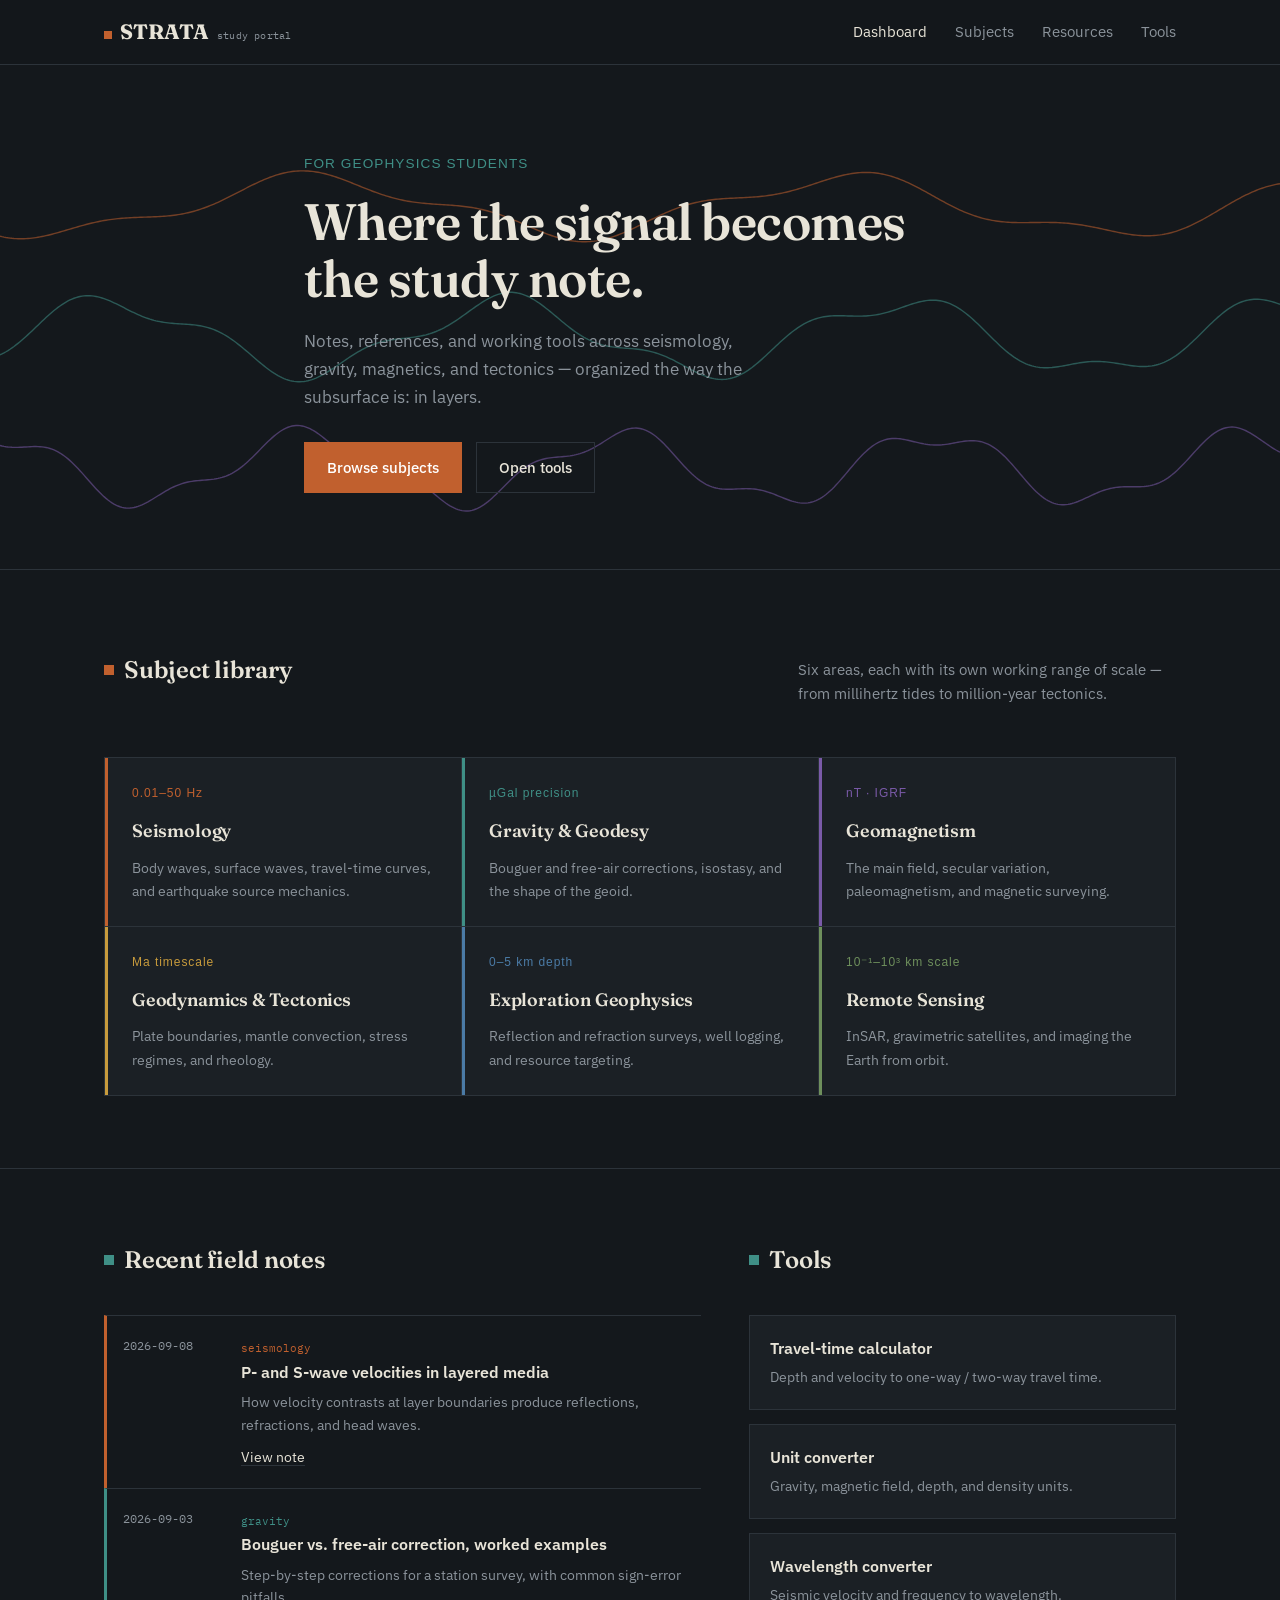
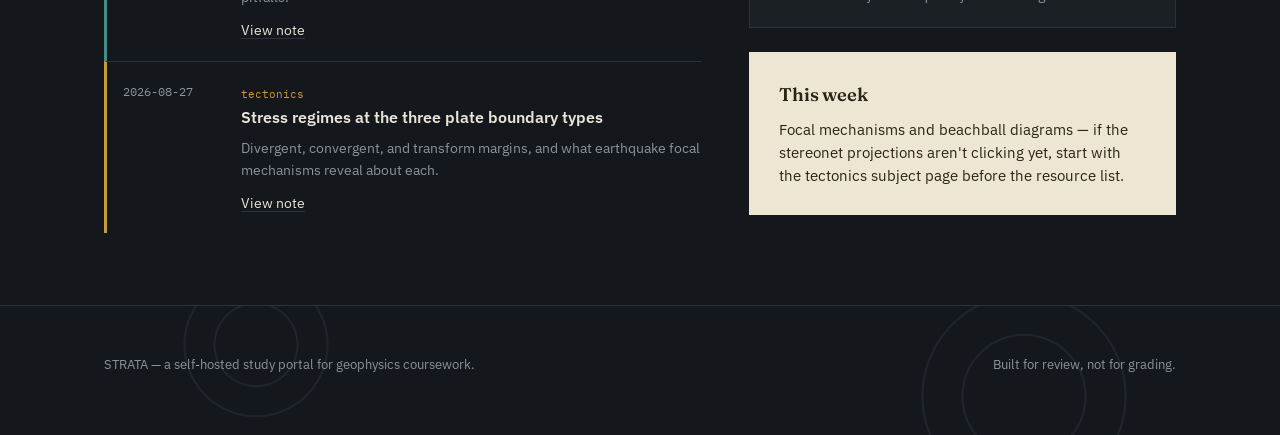
<file: index.html>
<!DOCTYPE html>
<html lang="en">
<head>
<meta charset="UTF-8">
<meta name="viewport" content="width=device-width, initial-scale=1.0">
<title>STRATA — a geophysics study portal</title>
<link rel="stylesheet" href="styles.css">
</head>
<body>

<nav class="site-nav">
  <div class="wrap">
    <a href="index.html" class="wordmark"><span class="tick"></span>STRATA <small>study portal</small></a>
    <button class="nav-toggle" aria-label="Toggle menu" aria-expanded="false">☰</button>
    <ul class="nav-links">
      <li><a href="index.html" class="active">Dashboard</a></li>
      <li><a href="subjects.html">Subjects</a></li>
      <li><a href="resources.html">Resources</a></li>
      <li><a href="tools.html">Tools</a></li>
    </ul>
  </div>
</nav>

<header class="hero">
  <canvas id="hero-trace"></canvas>
  <div class="hero-inner">
    <div class="wrap">
      <div class="hero-eyebrow">for geophysics students</div>
      <h1>Where the signal becomes the study note.</h1>
      <p>Notes, references, and working tools across seismology, gravity, magnetics, and tectonics — organized the way the subsurface is: in layers.</p>
      <div class="hero-actions">
        <a href="subjects.html" class="btn btn-primary">Browse subjects</a>
        <a href="tools.html" class="btn btn-ghost">Open tools</a>
      </div>
    </div>
  </div>
</header>

<section class="section">
  <div class="wrap">
    <div class="section-head">
      <h2 class="section-label"><span class="tick" style="background:var(--rust)"></span>Subject library</h2>
      <p class="section-note">Six areas, each with its own working range of scale — from millihertz tides to million-year tectonics.</p>
    </div>
    <div class="subject-grid">

      <a href="subjects.html#seismology" class="subject-card" style="--card-color: var(--rust)">
        <span class="range">0.01–50 Hz</span>
        <h3>Seismology</h3>
        <p>Body waves, surface waves, travel-time curves, and earthquake source mechanics.</p>
      </a>

      <a href="subjects.html#gravity" class="subject-card" style="--card-color: var(--teal)">
        <span class="range">µGal precision</span>
        <h3>Gravity &amp; Geodesy</h3>
        <p>Bouguer and free-air corrections, isostasy, and the shape of the geoid.</p>
      </a>

      <a href="subjects.html#magnetism" class="subject-card" style="--card-color: var(--violet)">
        <span class="range">nT · IGRF</span>
        <h3>Geomagnetism</h3>
        <p>The main field, secular variation, paleomagnetism, and magnetic surveying.</p>
      </a>

      <a href="subjects.html#tectonics" class="subject-card" style="--card-color: var(--ochre)">
        <span class="range">Ma timescale</span>
        <h3>Geodynamics &amp; Tectonics</h3>
        <p>Plate boundaries, mantle convection, stress regimes, and rheology.</p>
      </a>

      <a href="subjects.html#exploration" class="subject-card" style="--card-color: var(--blue)">
        <span class="range">0–5 km depth</span>
        <h3>Exploration Geophysics</h3>
        <p>Reflection and refraction surveys, well logging, and resource targeting.</p>
      </a>

      <a href="subjects.html#remote-sensing" class="subject-card" style="--card-color: var(--sage)">
        <span class="range">10⁻¹–10³ km scale</span>
        <h3>Remote Sensing</h3>
        <p>InSAR, gravimetric satellites, and imaging the Earth from orbit.</p>
      </a>

    </div>
  </div>
</section>

<section class="section">
  <div class="wrap two-col">
    <div>
      <div class="section-head">
        <h2 class="section-label"><span class="tick"></span>Recent field notes</h2>
      </div>
      <ul class="log-list">
        <li class="log-entry" style="--entry-color: var(--rust)">
          <span class="log-date">2026-09-08</span>
          <div class="log-body">
            <span class="tag" style="color:var(--rust)">seismology</span>
            <h4>P- and S-wave velocities in layered media</h4>
            <p>How velocity contrasts at layer boundaries produce reflections, refractions, and head waves.</p>
            <a href="note.html" class="log-link">View note</a>
          </div>
        </li>
        <li class="log-entry" style="--entry-color: var(--teal)">
          <span class="log-date">2026-09-03</span>
          <div class="log-body">
            <span class="tag" style="color:var(--teal)">gravity</span>
            <h4>Bouguer vs. free-air correction, worked examples</h4>
            <p>Step-by-step corrections for a station survey, with common sign-error pitfalls.</p>
            <a href="resources.html" class="log-link">View note</a>
          </div>
        </li>
        <li class="log-entry" style="--entry-color: var(--ochre)">
          <span class="log-date">2026-08-27</span>
          <div class="log-body">
            <span class="tag" style="color:var(--ochre)">tectonics</span>
            <h4>Stress regimes at the three plate boundary types</h4>
            <p>Divergent, convergent, and transform margins, and what earthquake focal mechanisms reveal about each.</p>
            <a href="resources.html" class="log-link">View note</a>
          </div>
        </li>
      </ul>
    </div>

    <div>
      <div class="section-head">
        <h2 class="section-label"><span class="tick" style="background:var(--teal)"></span>Tools</h2>
      </div>
      <a href="tools.html#travel-time" class="tool-mini">
        <h4>Travel-time calculator</h4>
        <p>Depth and velocity to one-way / two-way travel time.</p>
      </a>
      <a href="tools.html#units" class="tool-mini">
        <h4>Unit converter</h4>
        <p>Gravity, magnetic field, depth, and density units.</p>
      </a>
      <a href="tools.html#wavelength" class="tool-mini">
        <h4>Wavelength converter</h4>
        <p>Seismic velocity and frequency to wavelength.</p>
      </a>

      <div class="paper-note" style="margin-top:24px">
        <h3>This week</h3>
        <p>Focal mechanisms and beachball diagrams — if the stereonet projections aren't clicking yet, start with the tectonics subject page before the resource list.</p>
      </div>
    </div>
  </div>
</section>

<footer>
  <div class="contour"></div>
  <div class="wrap footer-inner">
    <p>STRATA — a self-hosted study portal for geophysics coursework.</p>
    <p>Built for review, not for grading.</p>
  </div>
</footer>

<script src="script.js"></script>
</body>
</html>
</file>
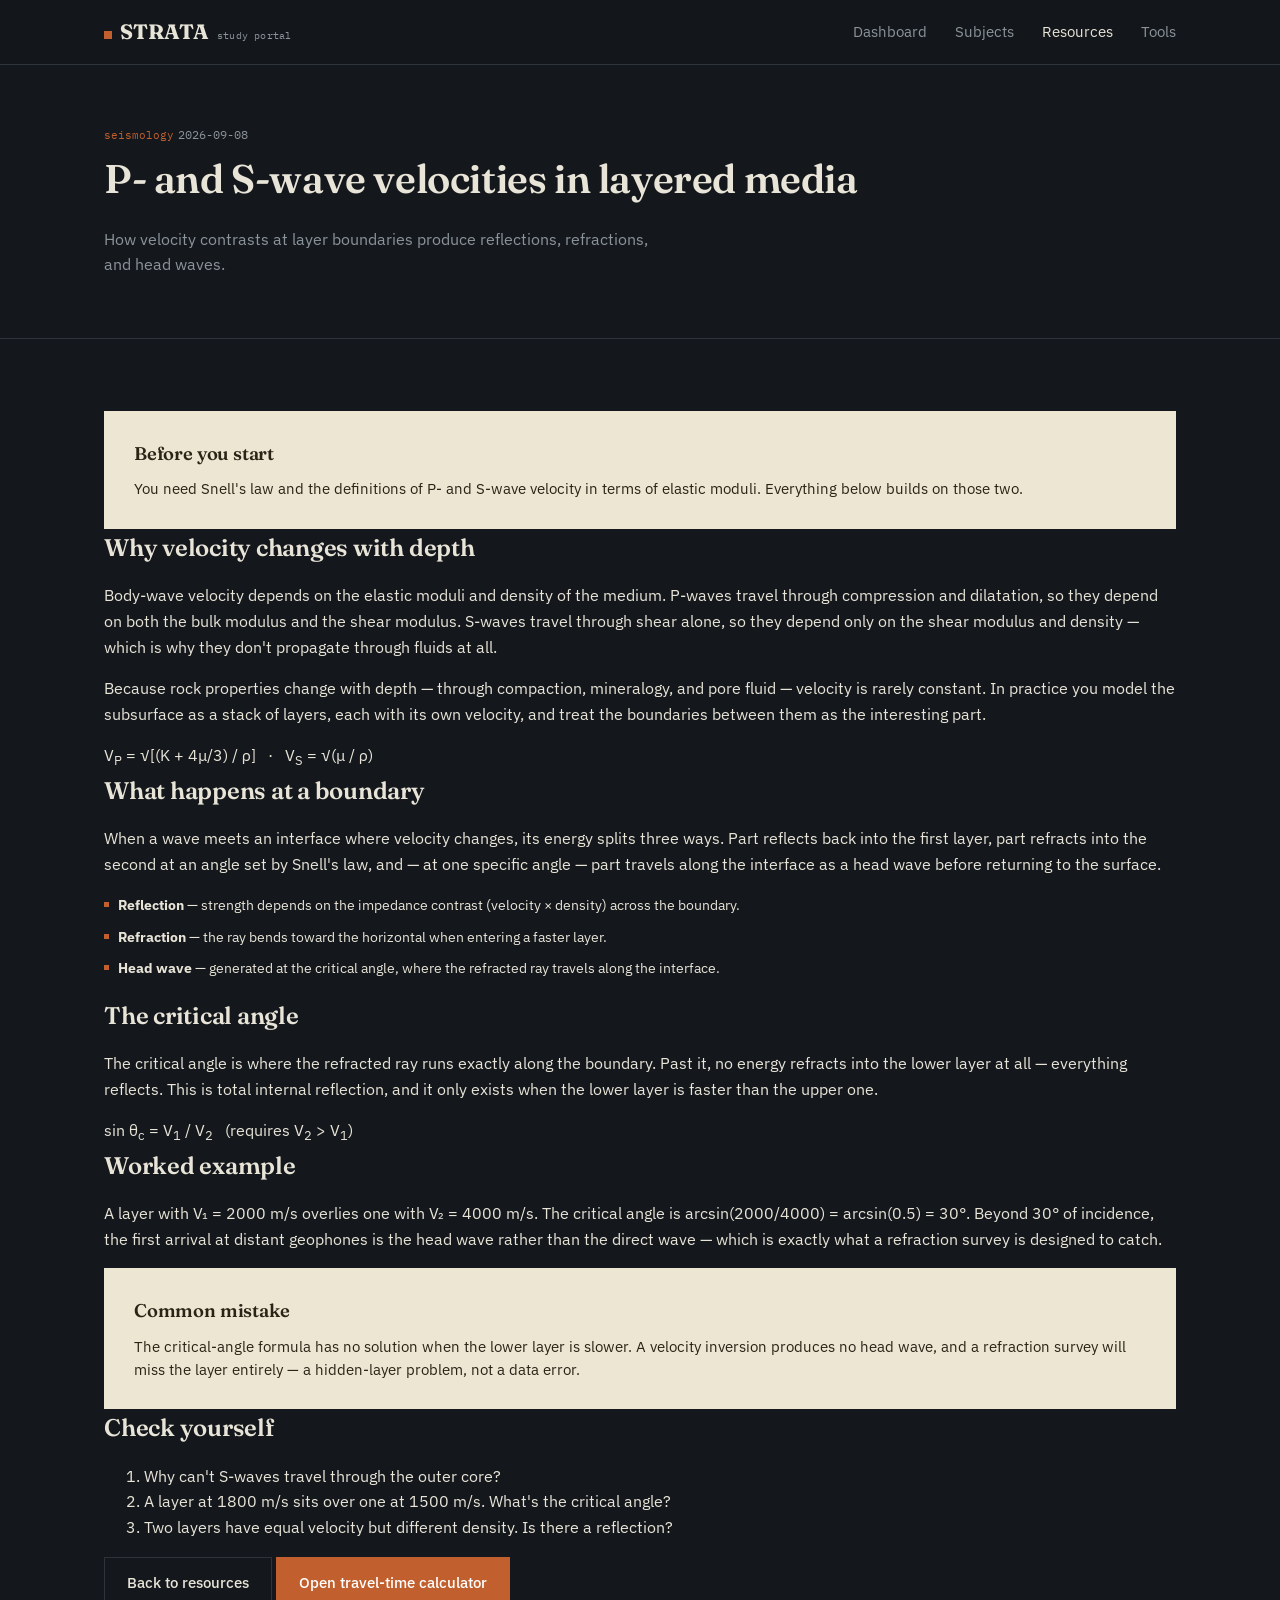
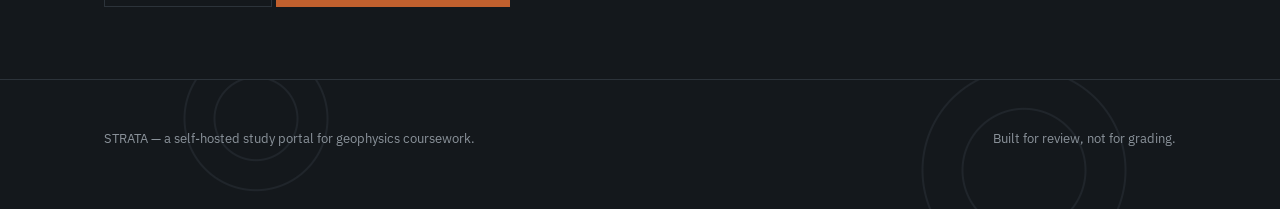
<file: note.html>
<!DOCTYPE html>
<html lang="en">
<head>
<meta charset="UTF-8">
<meta name="viewport" content="width=device-width, initial-scale=1.0">
<title>P- and S-wave velocities in layered media — STRATA</title>
<link rel="stylesheet" href="styles.css">
</head>
<body>

<nav class="site-nav">
  <div class="wrap">
    <a href="index.html" class="wordmark"><span class="tick"></span>STRATA <small>study portal</small></a>
    <button class="nav-toggle" aria-label="Toggle menu" aria-expanded="false">☰</button>
    <ul class="nav-links">
      <li><a href="index.html">Dashboard</a></li>
      <li><a href="subjects.html">Subjects</a></li>
      <li><a href="resources.html" class="active">Resources</a></li>
      <li><a href="tools.html">Tools</a></li>
    </ul>
  </div>
</nav>

<article class="note" style="--entry-color: var(--rust)">

  <header class="page-head">
    <div class="wrap note-wrap">
      <div class="note-meta">
        <span class="tag" style="color:var(--rust)">seismology</span>
        <span class="log-date">2026-09-08</span>
      </div>
      <h1>P- and S-wave velocities in layered media</h1>
      <p>How velocity contrasts at layer boundaries produce reflections, refractions, and head waves.</p>
    </div>
  </header>

  <section class="section">
    <div class="wrap note-wrap">

      <div class="paper-note">
        <h3>Before you start</h3>
        <p>You need Snell's law and the definitions of P- and S-wave velocity in terms of elastic moduli. Everything below builds on those two.</p>
      </div>

      <h2>Why velocity changes with depth</h2>
      <p>Body-wave velocity depends on the elastic moduli and density of the medium. P-waves travel through compression and dilatation, so they depend on both the bulk modulus and the shear modulus. S-waves travel through shear alone, so they depend only on the shear modulus and density — which is why they don't propagate through fluids at all.</p>

      <p>Because rock properties change with depth — through compaction, mineralogy, and pore fluid — velocity is rarely constant. In practice you model the subsurface as a stack of layers, each with its own velocity, and treat the boundaries between them as the interesting part.</p>

      <div class="formula">
        V<sub>P</sub> = √[(K + 4μ/3) / ρ]  &nbsp;&nbsp;·&nbsp;&nbsp;  V<sub>S</sub> = √(μ / ρ)
      </div>

      <h2>What happens at a boundary</h2>
      <p>When a wave meets an interface where velocity changes, its energy splits three ways. Part reflects back into the first layer, part refracts into the second at an angle set by Snell's law, and — at one specific angle — part travels along the interface as a head wave before returning to the surface.</p>

      <ul class="topic-list" style="grid-template-columns: 1fr;">
        <li><strong>Reflection</strong> — strength depends on the impedance contrast (velocity × density) across the boundary.</li>
        <li><strong>Refraction</strong> — the ray bends toward the horizontal when entering a faster layer.</li>
        <li><strong>Head wave</strong> — generated at the critical angle, where the refracted ray travels along the interface.</li>
      </ul>

      <h2>The critical angle</h2>
      <p>The critical angle is where the refracted ray runs exactly along the boundary. Past it, no energy refracts into the lower layer at all — everything reflects. This is total internal reflection, and it only exists when the lower layer is faster than the upper one.</p>

      <div class="formula">
        sin θ<sub>c</sub> = V<sub>1</sub> / V<sub>2</sub>  &nbsp;&nbsp;(requires V<sub>2</sub> &gt; V<sub>1</sub>)
      </div>

      <h2>Worked example</h2>
      <p>A layer with V₁ = 2000 m/s overlies one with V₂ = 4000 m/s. The critical angle is arcsin(2000/4000) = arcsin(0.5) = 30°. Beyond 30° of incidence, the first arrival at distant geophones is the head wave rather than the direct wave — which is exactly what a refraction survey is designed to catch.</p>

      <div class="paper-note">
        <h3>Common mistake</h3>
        <p>The critical-angle formula has no solution when the lower layer is slower. A velocity inversion produces no head wave, and a refraction survey will miss the layer entirely — a hidden-layer problem, not a data error.</p>
      </div>

      <h2>Check yourself</h2>
      <ol class="check-list">
        <li>Why can't S-waves travel through the outer core?</li>
        <li>A layer at 1800 m/s sits over one at 1500 m/s. What's the critical angle?</li>
        <li>Two layers have equal velocity but different density. Is there a reflection?</li>
      </ol>

      <div class="note-nav">
        <a href="resources.html" class="btn btn-ghost">Back to resources</a>
        <a href="tools.html#travel-time" class="btn btn-primary">Open travel-time calculator</a>
      </div>

    </div>
  </section>
</article>

<footer>
  <div class="contour"></div>
  <div class="wrap footer-inner">
    <p>STRATA — a self-hosted study portal for geophysics coursework.</p>
    <p>Built for review, not for grading.</p>
  </div>
</footer>

<script src="script.js"></script>
</body>
</html>
</file>
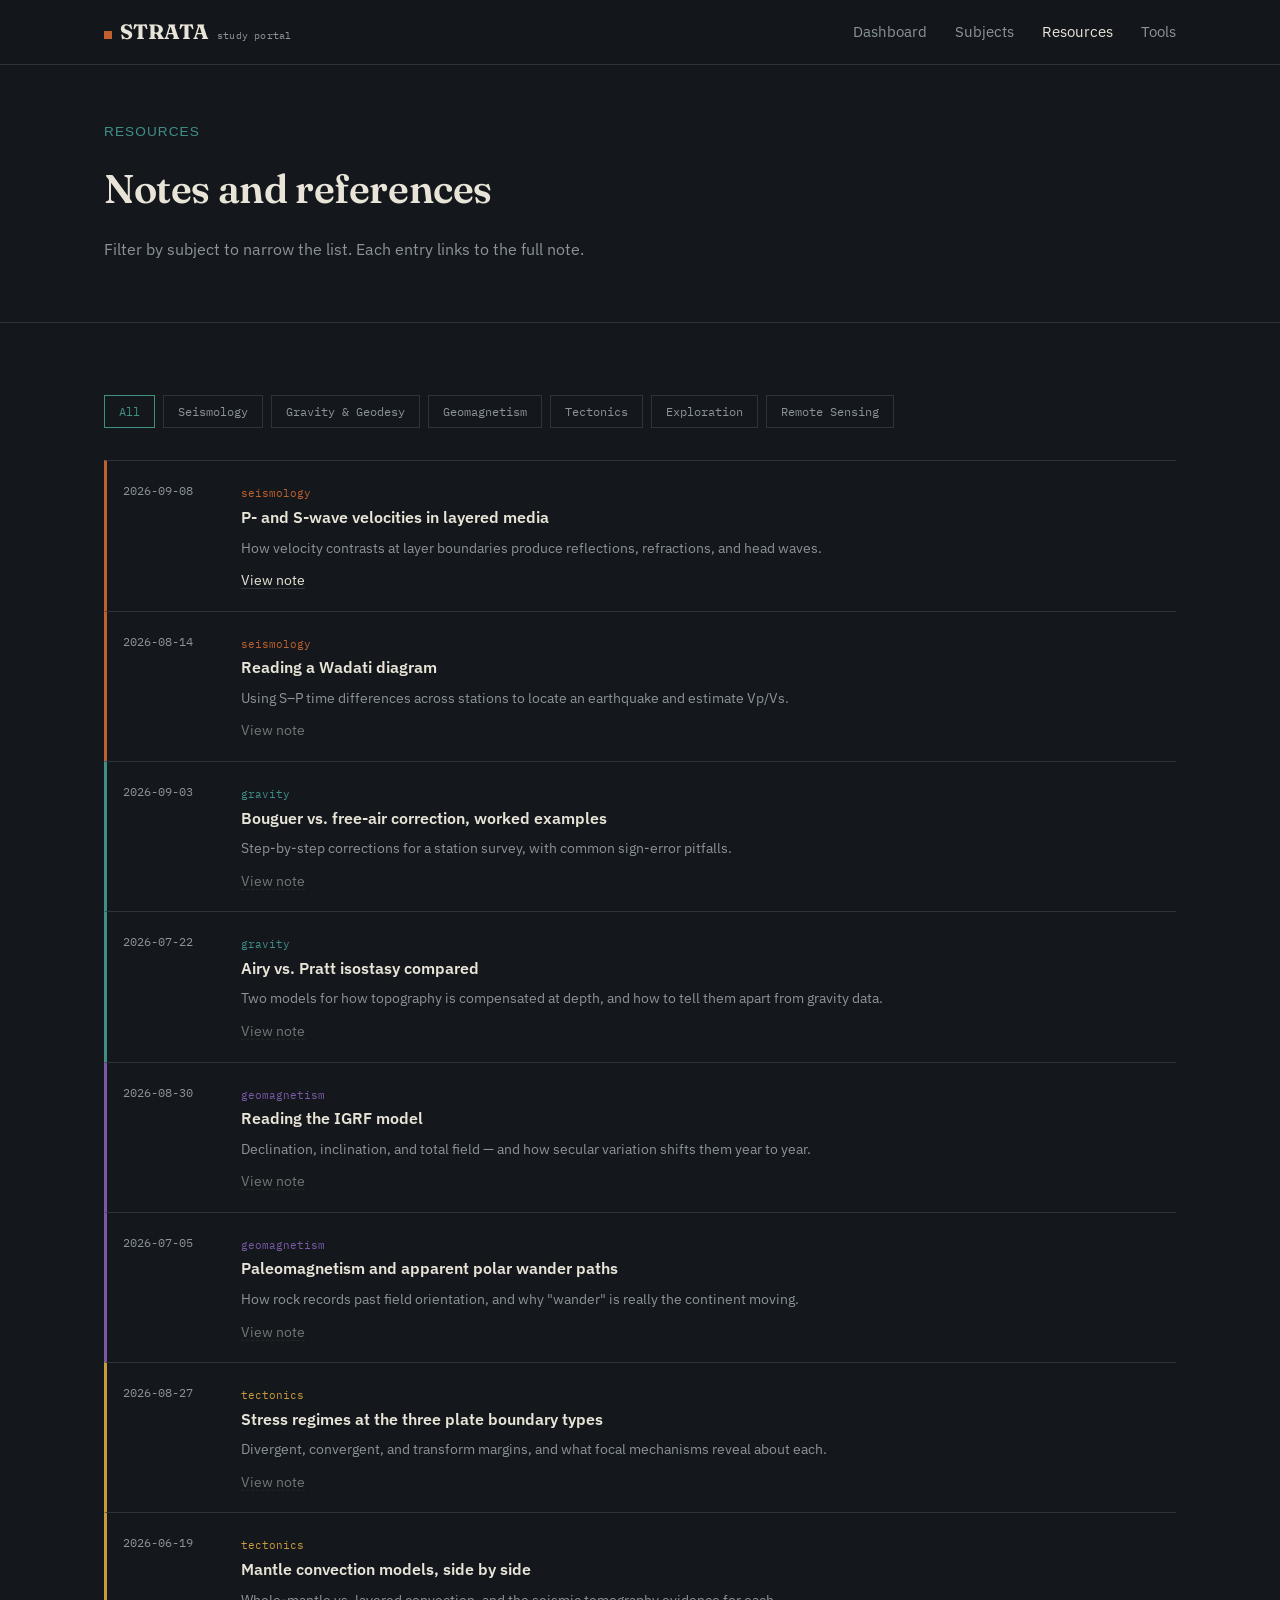
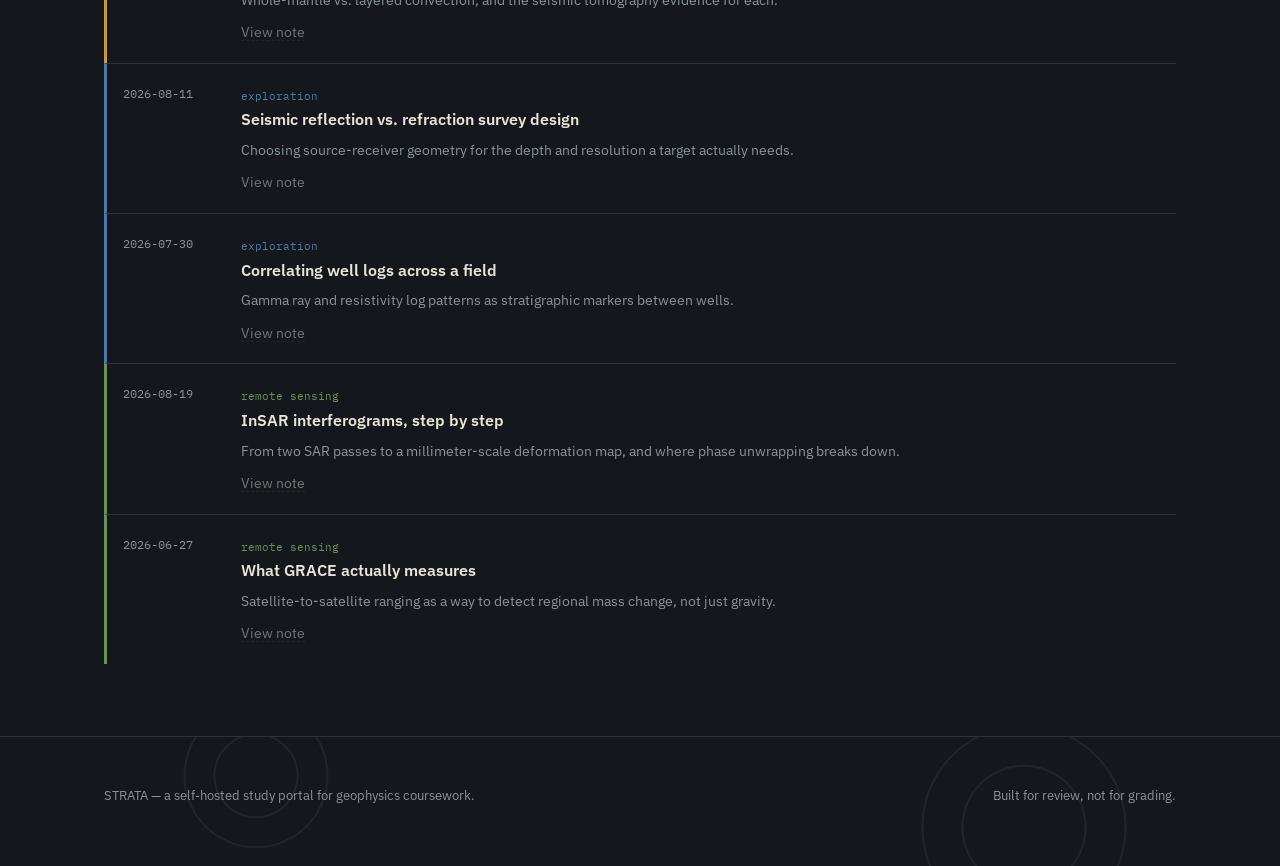
<file: resources.html>
<!DOCTYPE html>
<html lang="en">
<head>
<meta charset="UTF-8">
<meta name="viewport" content="width=device-width, initial-scale=1.0">
<title>Resources — STRATA</title>
<link rel="stylesheet" href="styles.css">
</head>
<body>

<nav class="site-nav">
  <div class="wrap">
    <a href="index.html" class="wordmark"><span class="tick"></span>STRATA <small>study portal</small></a>
    <button class="nav-toggle" aria-label="Toggle menu" aria-expanded="false">☰</button>
    <ul class="nav-links">
      <li><a href="index.html">Dashboard</a></li>
      <li><a href="subjects.html">Subjects</a></li>
      <li><a href="resources.html" class="active">Resources</a></li>
      <li><a href="tools.html">Tools</a></li>
    </ul>
  </div>
</nav>

<header class="page-head">
  <div class="wrap">
    <div class="hero-eyebrow">resources</div>
    <h1>Notes and references</h1>
    <p>Filter by subject to narrow the list. Each entry links to the full note.</p>
  </div>
</header>

<section class="section">
  <div class="wrap">
    <div class="filter-row">
      <button class="filter-btn active" data-filter="all">All</button>
      <button class="filter-btn" data-filter="seismology" style="--filter-color: var(--rust)">Seismology</button>
      <button class="filter-btn" data-filter="gravity" style="--filter-color: var(--teal)">Gravity &amp; Geodesy</button>
      <button class="filter-btn" data-filter="magnetism" style="--filter-color: var(--violet)">Geomagnetism</button>
      <button class="filter-btn" data-filter="tectonics" style="--filter-color: var(--ochre)">Tectonics</button>
      <button class="filter-btn" data-filter="exploration" style="--filter-color: var(--blue)">Exploration</button>
      <button class="filter-btn" data-filter="remote-sensing" style="--filter-color: var(--sage)">Remote Sensing</button>
    </div>

    <ul class="log-list">

      <li class="log-entry" data-subject="seismology" style="--entry-color: var(--rust)">
        <span class="log-date">2026-09-08</span>
        <div class="log-body">
          <span class="tag" style="color:var(--rust)">seismology</span>
          <h4>P- and S-wave velocities in layered media</h4>
          <p>How velocity contrasts at layer boundaries produce reflections, refractions, and head waves.</p>
          <a href="note.html" class="log-link">View note</a>
        </div>
      </li>

      <li class="log-entry" data-subject="seismology" style="--entry-color: var(--rust)">
        <span class="log-date">2026-08-14</span>
        <div class="log-body">
          <span class="tag" style="color:var(--rust)">seismology</span>
          <h4>Reading a Wadati diagram</h4>
          <p>Using S–P time differences across stations to locate an earthquake and estimate Vp/Vs.</p>
          <!-- Example of a pending note -->
          <a href="#" class="log-link disabled">View note</a>
        </div>
      </li>

      <li class="log-entry" data-subject="gravity" style="--entry-color: var(--teal)">
        <span class="log-date">2026-09-03</span>
        <div class="log-body">
          <span class="tag" style="color:var(--teal)">gravity</span>
          <h4>Bouguer vs. free-air correction, worked examples</h4>
          <p>Step-by-step corrections for a station survey, with common sign-error pitfalls.</p>
          <!-- Example of a pending note -->
          <a href="#" class="log-link disabled">View note</a>
        </div>
      </li>

      <li class="log-entry" data-subject="gravity" style="--entry-color: var(--teal)">
        <span class="log-date">2026-07-22</span>
        <div class="log-body">
          <span class="tag" style="color:var(--teal)">gravity</span>
          <h4>Airy vs. Pratt isostasy compared</h4>
          <p>Two models for how topography is compensated at depth, and how to tell them apart from gravity data.</p>
          <!-- Example of a pending note -->
          <a href="#" class="log-link disabled">View note</a>
        </div>
      </li>

      <li class="log-entry" data-subject="magnetism" style="--entry-color: var(--violet)">
        <span class="log-date">2026-08-30</span>
        <div class="log-body">
          <span class="tag" style="color:var(--violet)">geomagnetism</span>
          <h4>Reading the IGRF model</h4>
          <p>Declination, inclination, and total field — and how secular variation shifts them year to year.</p>
          <!-- Example of a pending note -->
          <a href="#" class="log-link disabled">View note</a> 
        </div>
      </li>

      <li class="log-entry" data-subject="magnetism" style="--entry-color: var(--violet)">
        <span class="log-date">2026-07-05</span>
        <div class="log-body">
          <span class="tag" style="color:var(--violet)">geomagnetism</span>
          <h4>Paleomagnetism and apparent polar wander paths</h4>
          <p>How rock records past field orientation, and why "wander" is really the continent moving.</p>
          <!-- Example of a pending note -->
          <a href="#" class="log-link disabled">View note</a>
        </div>
      </li>

      <li class="log-entry" data-subject="tectonics" style="--entry-color: var(--ochre)">
        <span class="log-date">2026-08-27</span>
        <div class="log-body">
          <span class="tag" style="color:var(--ochre)">tectonics</span>
          <h4>Stress regimes at the three plate boundary types</h4>
          <p>Divergent, convergent, and transform margins, and what focal mechanisms reveal about each.</p>
          <!-- Example of a pending note -->
            <a href="#" class="log-link disabled">View note</a>
        </div>
      </li>

      <li class="log-entry" data-subject="tectonics" style="--entry-color: var(--ochre)">
        <span class="log-date">2026-06-19</span>
        <div class="log-body">
          <span class="tag" style="color:var(--ochre)">tectonics</span>
          <h4>Mantle convection models, side by side</h4>
          <p>Whole-mantle vs. layered convection, and the seismic tomography evidence for each.</p>
          <!-- Example of a pending note -->
          <a href="#" class="log-link disabled">View note</a>
        </div>
      </li>

      <li class="log-entry" data-subject="exploration" style="--entry-color: var(--blue)">
        <span class="log-date">2026-08-11</span>
        <div class="log-body">
          <span class="tag" style="color:var(--blue)">exploration</span>
          <h4>Seismic reflection vs. refraction survey design</h4>
          <p>Choosing source-receiver geometry for the depth and resolution a target actually needs.</p>
         <!-- Example of a pending note -->
          <a href="#" class="log-link disabled">View note</a>
        </div>
      </li>

      <li class="log-entry" data-subject="exploration" style="--entry-color: var(--blue)">
        <span class="log-date">2026-07-30</span>
        <div class="log-body">
          <span class="tag" style="color:var(--blue)">exploration</span>
          <h4>Correlating well logs across a field</h4>
          <p>Gamma ray and resistivity log patterns as stratigraphic markers between wells.</p>
          <!-- Example of a pending note -->
          <a href="#" class="log-link disabled">View note</a>
        </div>
      </li>

      <li class="log-entry" data-subject="remote-sensing" style="--entry-color: var(--sage)">
        <span class="log-date">2026-08-19</span>
        <div class="log-body">
          <span class="tag" style="color:var(--sage)">remote sensing</span>
          <h4>InSAR interferograms, step by step</h4>
          <p>From two SAR passes to a millimeter-scale deformation map, and where phase unwrapping breaks down.</p>
          <!-- Example of a pending note -->
          <a href="#" class="log-link disabled">View note</a>
        </div>
      </li>

      <li class="log-entry" data-subject="remote-sensing" style="--entry-color: var(--sage)">
        <span class="log-date">2026-06-27</span>
        <div class="log-body">
          <span class="tag" style="color:var(--sage)">remote sensing</span>
          <h4>What GRACE actually measures</h4>
          <p>Satellite-to-satellite ranging as a way to detect regional mass change, not just gravity.</p>
          <!-- Example of a pending note -->
          <a href="#" class="log-link disabled">View note</a>
        </div>
      </li>

    
    </ul>
  </div>
</section>

<footer>
  <div class="contour"></div>
  <div class="wrap footer-inner">
    <p>STRATA — a self-hosted study portal for geophysics coursework.</p>
    <p>Built for review, not for grading.</p>
  </div>
</footer>

<script src="script.js"></script>
</body>
</html>
</file>
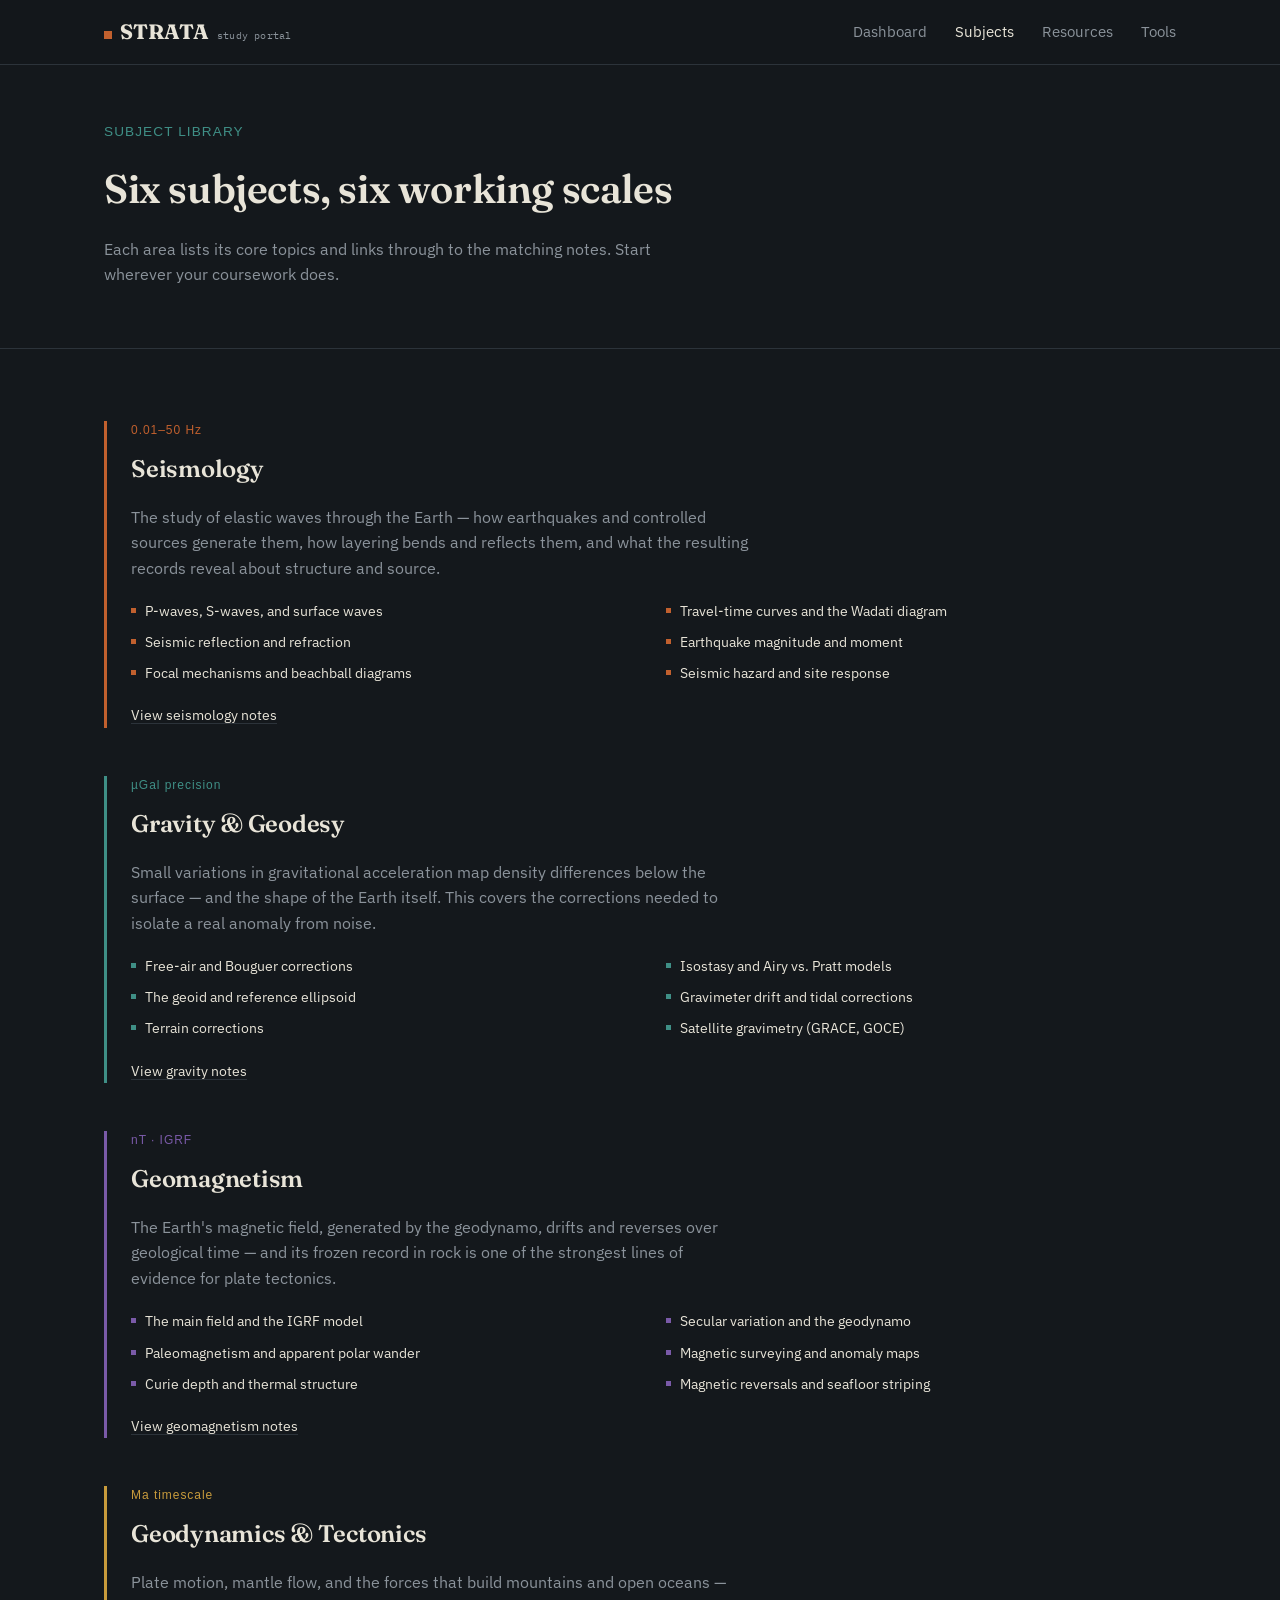
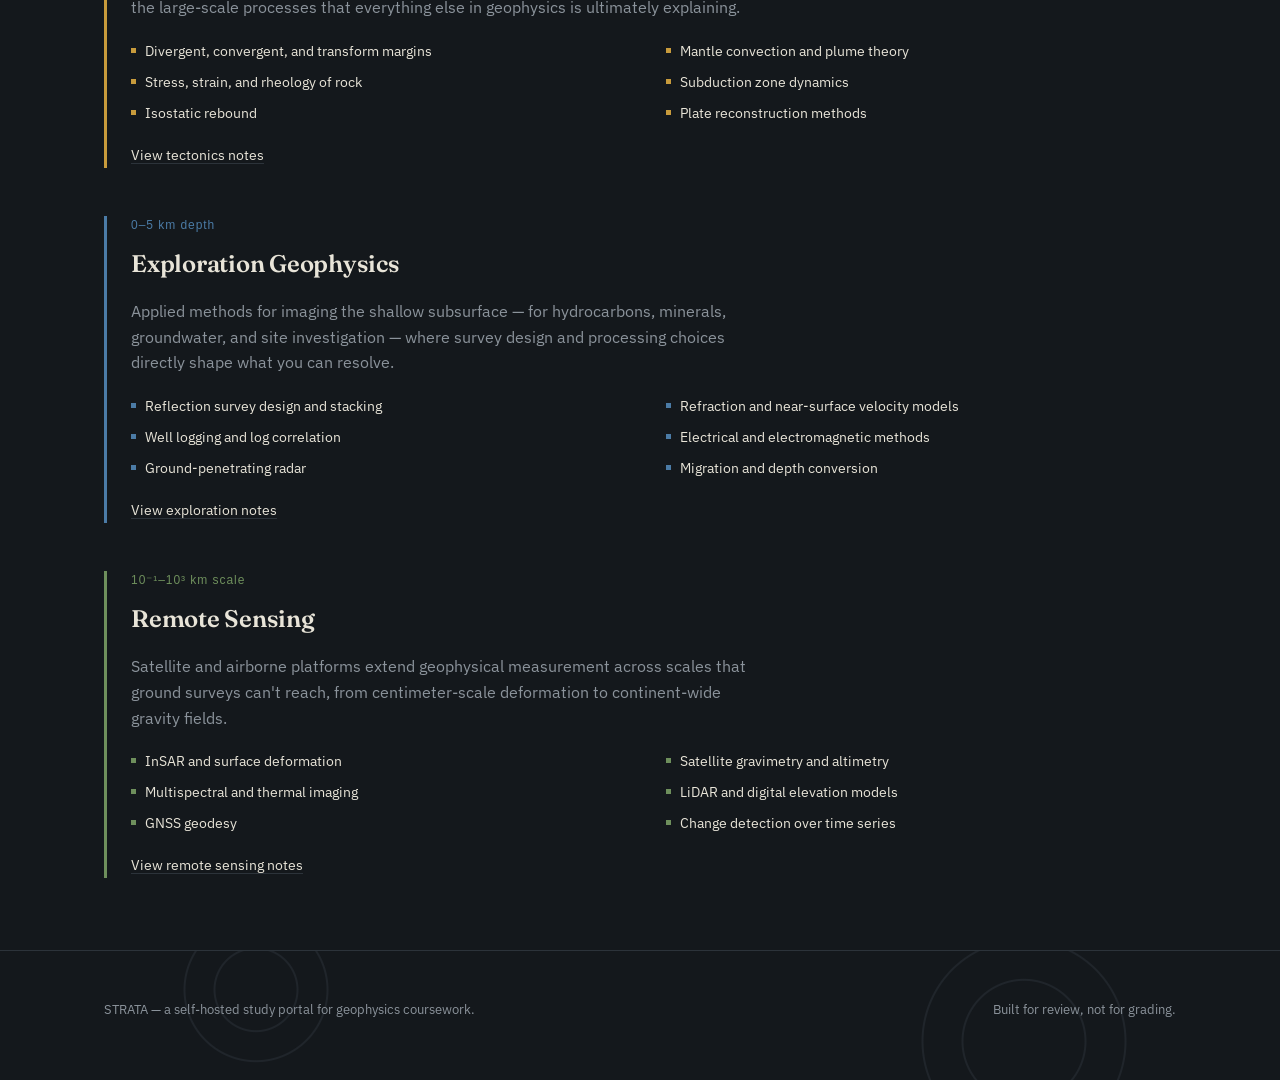
<file: subjects.html>
<!DOCTYPE html>
<html lang="en">
<head>
<meta charset="UTF-8">
<meta name="viewport" content="width=device-width, initial-scale=1.0">
<title>Subjects — STRATA</title>
<link rel="stylesheet" href="styles.css">
</head>
<body>

<nav class="site-nav">
  <div class="wrap">
    <a href="index.html" class="wordmark"><span class="tick"></span>STRATA <small>study portal</small></a>
    <button class="nav-toggle" aria-label="Toggle menu" aria-expanded="false">☰</button>
    <ul class="nav-links">
      <li><a href="index.html">Dashboard</a></li>
      <li><a href="subjects.html" class="active">Subjects</a></li>
      <li><a href="resources.html">Resources</a></li>
      <li><a href="tools.html">Tools</a></li>
    </ul>
  </div>
</nav>

<header class="page-head">
  <div class="wrap">
    <div class="hero-eyebrow">subject library</div>
    <h1>Six subjects, six working scales</h1>
    <p>Each area lists its core topics and links through to the matching notes. Start wherever your coursework does.</p>
  </div>
</header>

<section class="section">
  <div class="wrap">

    <div id="seismology" class="subject-detail" style="--entry-color: var(--rust)">
      <span class="range">0.01–50 Hz</span>
      <h2>Seismology</h2>
      <p>The study of elastic waves through the Earth — how earthquakes and controlled sources generate them, how layering bends and reflects them, and what the resulting records reveal about structure and source.</p>
      <ul class="topic-list">
        <li>P-waves, S-waves, and surface waves</li>
        <li>Travel-time curves and the Wadati diagram</li>
        <li>Seismic reflection and refraction</li>
        <li>Earthquake magnitude and moment</li>
        <li>Focal mechanisms and beachball diagrams</li>
        <li>Seismic hazard and site response</li>
      </ul>
      <a href="resources.html" class="log-link">View seismology notes</a>
    </div>

    <div id="gravity" class="subject-detail" style="--entry-color: var(--teal)">
      <span class="range">µGal precision</span>
      <h2>Gravity &amp; Geodesy</h2>
      <p>Small variations in gravitational acceleration map density differences below the surface — and the shape of the Earth itself. This covers the corrections needed to isolate a real anomaly from noise.</p>
      <ul class="topic-list">
        <li>Free-air and Bouguer corrections</li>
        <li>Isostasy and Airy vs. Pratt models</li>
        <li>The geoid and reference ellipsoid</li>
        <li>Gravimeter drift and tidal corrections</li>
        <li>Terrain corrections</li>
        <li>Satellite gravimetry (GRACE, GOCE)</li>
      </ul>
      <a href="resources.html" class="log-link">View gravity notes</a>
    </div>

    <div id="magnetism" class="subject-detail" style="--entry-color: var(--violet)">
      <span class="range">nT · IGRF</span>
      <h2>Geomagnetism</h2>
      <p>The Earth's magnetic field, generated by the geodynamo, drifts and reverses over geological time — and its frozen record in rock is one of the strongest lines of evidence for plate tectonics.</p>
      <ul class="topic-list">
        <li>The main field and the IGRF model</li>
        <li>Secular variation and the geodynamo</li>
        <li>Paleomagnetism and apparent polar wander</li>
        <li>Magnetic surveying and anomaly maps</li>
        <li>Curie depth and thermal structure</li>
        <li>Magnetic reversals and seafloor striping</li>
      </ul>
      <a href="resources.html" class="log-link">View geomagnetism notes</a>
    </div>

    <div id="tectonics" class="subject-detail" style="--entry-color: var(--ochre)">
      <span class="range">Ma timescale</span>
      <h2>Geodynamics &amp; Tectonics</h2>
      <p>Plate motion, mantle flow, and the forces that build mountains and open oceans — the large-scale processes that everything else in geophysics is ultimately explaining.</p>
      <ul class="topic-list">
        <li>Divergent, convergent, and transform margins</li>
        <li>Mantle convection and plume theory</li>
        <li>Stress, strain, and rheology of rock</li>
        <li>Subduction zone dynamics</li>
        <li>Isostatic rebound</li>
        <li>Plate reconstruction methods</li>
      </ul>
      <a href="resources.html" class="log-link">View tectonics notes</a>
    </div>

    <div id="exploration" class="subject-detail" style="--entry-color: var(--blue)">
      <span class="range">0–5 km depth</span>
      <h2>Exploration Geophysics</h2>
      <p>Applied methods for imaging the shallow subsurface — for hydrocarbons, minerals, groundwater, and site investigation — where survey design and processing choices directly shape what you can resolve.</p>
      <ul class="topic-list">
        <li>Reflection survey design and stacking</li>
        <li>Refraction and near-surface velocity models</li>
        <li>Well logging and log correlation</li>
        <li>Electrical and electromagnetic methods</li>
        <li>Ground-penetrating radar</li>
        <li>Migration and depth conversion</li>
      </ul>
      <a href="resources.html" class="log-link">View exploration notes</a>
    </div>

    <div id="remote-sensing" class="subject-detail" style="--entry-color: var(--sage); margin-bottom: 0;">
      <span class="range">10⁻¹–10³ km scale</span>
      <h2>Remote Sensing</h2>
      <p>Satellite and airborne platforms extend geophysical measurement across scales that ground surveys can't reach, from centimeter-scale deformation to continent-wide gravity fields.</p>
      <ul class="topic-list">
        <li>InSAR and surface deformation</li>
        <li>Satellite gravimetry and altimetry</li>
        <li>Multispectral and thermal imaging</li>
        <li>LiDAR and digital elevation models</li>
        <li>GNSS geodesy</li>
        <li>Change detection over time series</li>
      </ul>
      <a href="resources.html" class="log-link">View remote sensing notes</a>
    </div>

  </div>
</section>

<footer>
  <div class="contour"></div>
  <div class="wrap footer-inner">
    <p>STRATA — a self-hosted study portal for geophysics coursework.</p>
    <p>Built for review, not for grading.</p>
  </div>
</footer>

<script src="script.js"></script>
</body>
</html>
</file>
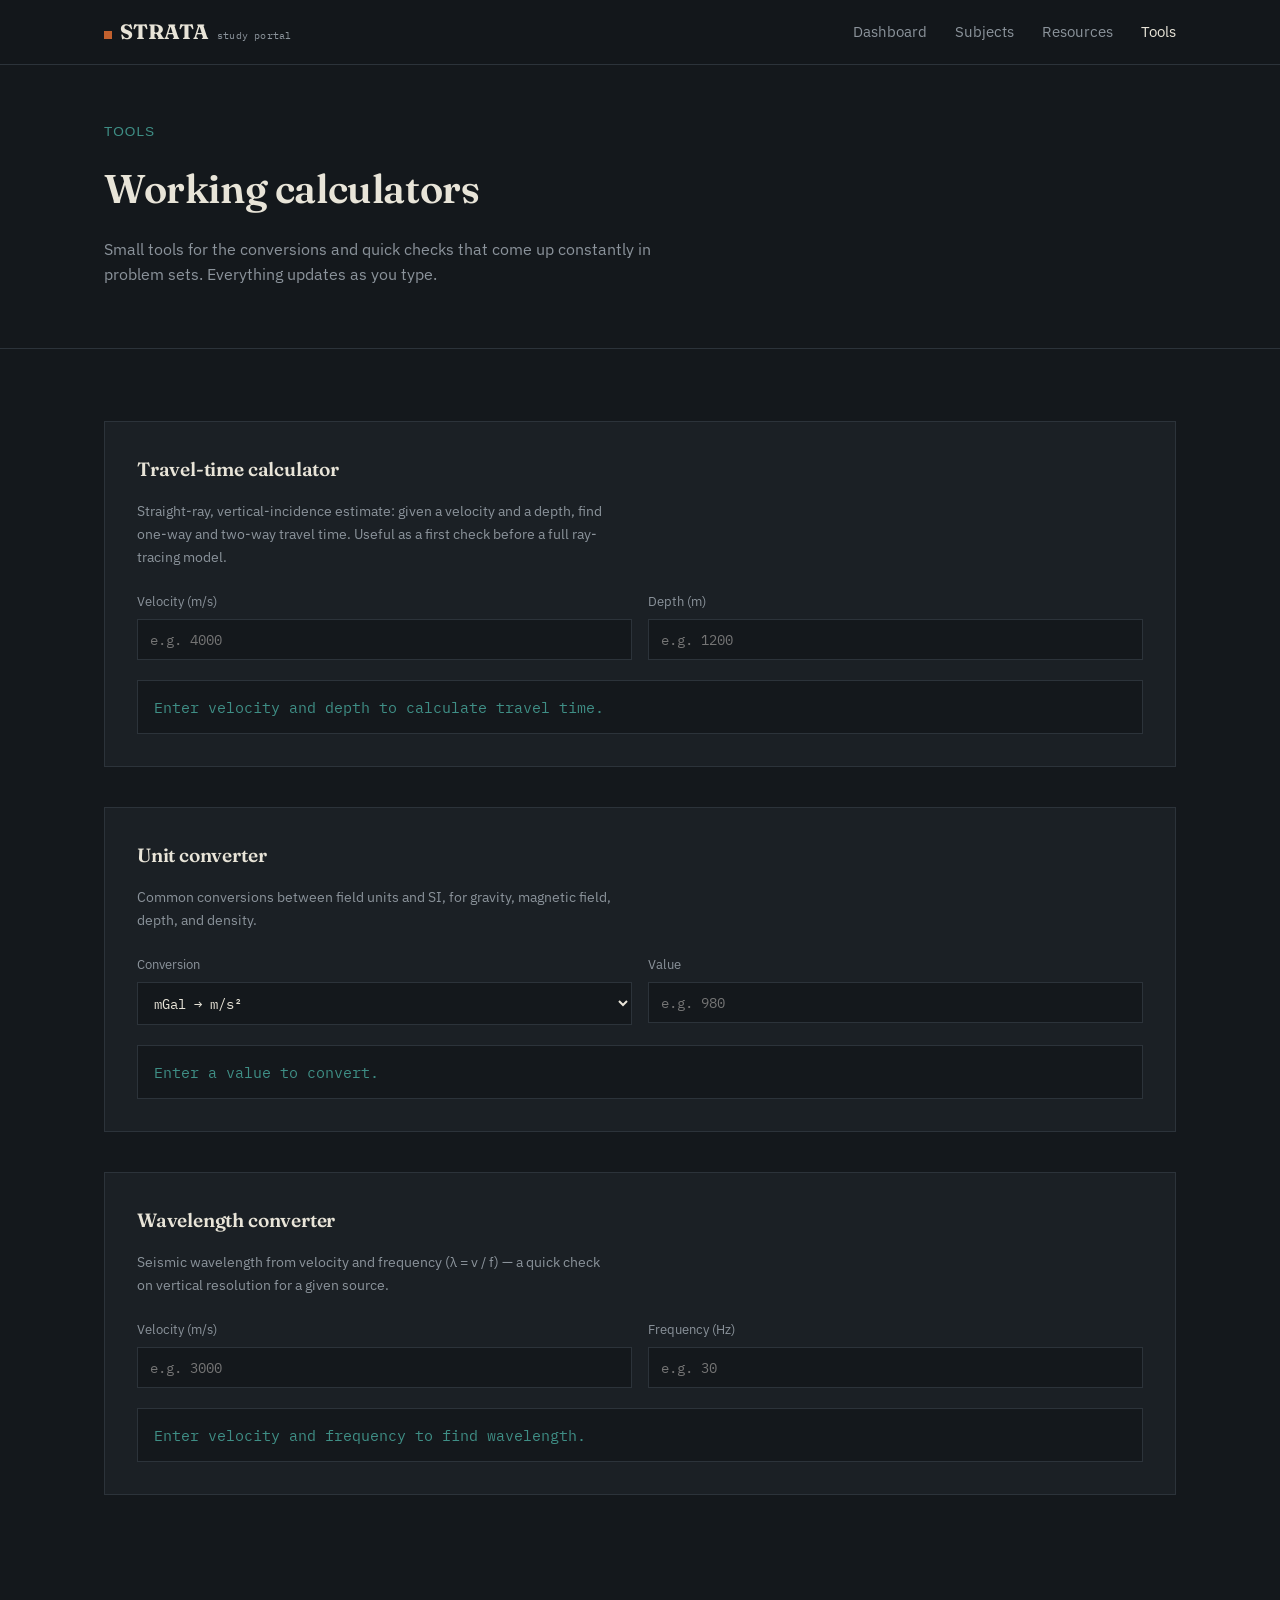
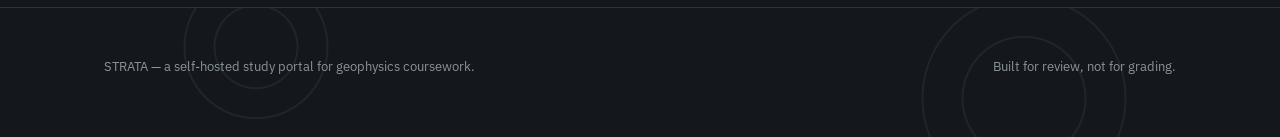
<file: tools.html>
<!DOCTYPE html>
<html lang="en">
<head>
<meta charset="UTF-8">
<meta name="viewport" content="width=device-width, initial-scale=1.0">
<title>Tools — STRATA</title>
<link rel="stylesheet" href="styles.css">
</head>
<body>

<nav class="site-nav">
  <div class="wrap">
    <a href="index.html" class="wordmark"><span class="tick"></span>STRATA <small>study portal</small></a>
    <button class="nav-toggle" aria-label="Toggle menu" aria-expanded="false">☰</button>
    <ul class="nav-links">
      <li><a href="index.html">Dashboard</a></li>
      <li><a href="subjects.html">Subjects</a></li>
      <li><a href="resources.html">Resources</a></li>
      <li><a href="tools.html" class="active">Tools</a></li>
    </ul>
  </div>
</nav>

<header class="page-head">
  <div class="wrap">
    <div class="hero-eyebrow">tools</div>
    <h1>Working calculators</h1>
    <p>Small tools for the conversions and quick checks that come up constantly in problem sets. Everything updates as you type.</p>
  </div>
</header>

<section class="section">
  <div class="wrap">

    <div id="travel-time" class="tool-panel">
      <h3>Travel-time calculator</h3>
      <p>Straight-ray, vertical-incidence estimate: given a velocity and a depth, find one-way and two-way travel time. Useful as a first check before a full ray-tracing model.</p>
      <form id="travel-time-tool">
        <div class="field-row">
          <div class="field">
            <label for="tt-velocity">Velocity (m/s)</label>
            <input type="number" id="tt-velocity" name="velocity" placeholder="e.g. 4000" step="any">
          </div>
          <div class="field">
            <label for="tt-depth">Depth (m)</label>
            <input type="number" id="tt-depth" name="depth" placeholder="e.g. 1200" step="any">
          </div>
        </div>
        <div class="tool-result">Enter velocity and depth to calculate travel time.</div>
      </form>
    </div>

    <div id="units" class="tool-panel">
      <h3>Unit converter</h3>
      <p>Common conversions between field units and SI, for gravity, magnetic field, depth, and density.</p>
      <form id="unit-tool">
        <div class="field-row">
          <div class="field">
            <label for="unit-conversion">Conversion</label>
            <select id="unit-conversion" name="conversion">
              <option value="gravity">mGal → m/s²</option>
              <option value="gravity-rev">m/s² → mGal</option>
              <option value="magnetic">nT → Gauss</option>
              <option value="magnetic-rev">Gauss → nT</option>
              <option value="depth">m → ft</option>
              <option value="depth-rev">ft → m</option>
              <option value="density">g/cm³ → kg/m³</option>
              <option value="density-rev">kg/m³ → g/cm³</option>
            </select>
          </div>
          <div class="field">
            <label for="unit-value">Value</label>
            <input type="number" id="unit-value" name="value" placeholder="e.g. 980" step="any">
          </div>
        </div>
        <div class="tool-result">Enter a value to convert.</div>
      </form>
    </div>

    <div id="wavelength" class="tool-panel">
      <h3>Wavelength converter</h3>
      <p>Seismic wavelength from velocity and frequency (λ = v / f) — a quick check on vertical resolution for a given source.</p>
      <form id="wave-tool">
        <div class="field-row">
          <div class="field">
            <label for="wave-velocity">Velocity (m/s)</label>
            <input type="number" id="wave-velocity" name="velocity" placeholder="e.g. 3000" step="any">
          </div>
          <div class="field">
            <label for="wave-frequency">Frequency (Hz)</label>
            <input type="number" id="wave-frequency" name="frequency" placeholder="e.g. 30" step="any">
          </div>
        </div>
        <div class="tool-result">Enter velocity and frequency to find wavelength.</div>
      </form>
    </div>

  </div>
</section>

<footer>
  <div class="contour"></div>
  <div class="wrap footer-inner">
    <p>STRATA — a self-hosted study portal for geophysics coursework.</p>
    <p>Built for review, not for grading.</p>
  </div>
</footer>

<script src="script.js"></script>
</body>
</html>
</file>
<file: styles.css>
/* ============================================================
   STRATA — a geophysics study portal
   Design language: seismic traces, core-sample color coding,
   field-notebook paper insets on a deep basalt ground.
   ============================================================ */

@import url('https://fonts.googleapis.com/css2?family=Fraunces:opsz,wght@9..144,500;9..144,600;9..144,700&family=IBM+Plex+Sans:wght@400;500;600&family=IBM+Plex+Mono:wght@400;500&display=swap');

:root{
  --ink: #14181c;
  --panel: #1b2025;
  --panel-raised: #232a30;
  --paper: #ede6d3;
  --paper-ink: #2a2417;
  --rust: #c1602e;
  --teal: #3f8f86;
  --violet: #7a5aa8;
  --ochre: #c89b3c;
  --blue: #4b7ba6;
  --sage: #6e8f5c;
  --text: #e8e4d8;
  --text-muted: #8b939b;
  --line: #2c333a;

  --font-display: 'Fraunces', serif;
  --font-body: 'IBM Plex Sans', system-ui, sans-serif;
  --font-mono: 'IBM Plex Mono', 'SFMono-Regular', monospace;
}

*{ box-sizing: border-box; }

html{ scroll-behavior: smooth; }

body{
  margin: 0;
  background: var(--ink);
  color: var(--text);
  font-family: var(--font-body);
  font-size: 16px;
  line-height: 1.6;
  -webkit-font-smoothing: antialiased;
}

img{ max-width: 100%; display: block; }

a{ color: inherit; }

:focus-visible{
  outline: 2px solid var(--teal);
  outline-offset: 2px;
}

h1, h2, h3{
  font-family: var(--font-display);
  font-weight: 600;
  margin: 0;
  letter-spacing: -0.01em;
}

.wrap{
  max-width: 1120px;
  margin: 0 auto;
  padding: 0 24px;
}

/* ---------- Nav ---------- */
.site-nav{
  position: sticky;
  top: 0;
  z-index: 40;
  background: rgba(20,24,28,0.92);
  backdrop-filter: blur(6px);
  border-bottom: 1px solid var(--line);
}

.site-nav .wrap{
  display: flex;
  align-items: center;
  justify-content: space-between;
  height: 64px;
}

.wordmark{
  font-family: var(--font-display);
  font-size: 1.3rem;
  font-weight: 700;
  text-decoration: none;
  display: flex;
  align-items: baseline;
  gap: 8px;
}

.wordmark .tick{
  width: 8px;
  height: 8px;
  background: var(--rust);
  display: inline-block;
}

.wordmark small{
  font-family: var(--font-mono);
  font-size: 0.62rem;
  color: var(--text-muted);
  font-weight: 400;
  letter-spacing: 0.02em;
}

.nav-links{
  display: flex;
  gap: 28px;
  list-style: none;
  margin: 0;
  padding: 0;
}

.nav-links a{
  text-decoration: none;
  font-size: 0.94rem;
  color: var(--text-muted);
  transition: color 0.15s ease;
}

.nav-links a:hover, .nav-links a.active{
  color: var(--text);
}

.nav-toggle{
  display: none;
  background: none;
  border: 1px solid var(--line);
  color: var(--text);
  width: 40px;
  height: 40px;
  align-items: center;
  justify-content: center;
  cursor: pointer;
}

@media (max-width: 760px){
  .nav-toggle{ display: flex; }
  .nav-links{
    position: absolute;
    top: 64px;
    left: 0;
    right: 0;
    background: var(--panel);
    border-bottom: 1px solid var(--line);
    flex-direction: column;
    gap: 0;
    padding: 8px 0;
    display: none;
  }
  .nav-links.open{ display: flex; }
  .nav-links li{ border-top: 1px solid var(--line); }
  .nav-links li:first-child{ border-top: none; }
  .nav-links a{ display: block; padding: 14px 24px; }
}

/* ---------- Hero ---------- */
.hero{
  position: relative;
  overflow: hidden;
  border-bottom: 1px solid var(--line);
}

.hero canvas{
  position: absolute;
  inset: 0;
  width: 100%;
  height: 100%;
  opacity: 0.55;
}

.hero-inner{
  position: relative;
  padding: 88px 0 76px;
}

.hero-inner .wrap{ max-width: 720px; }

.hero-eyebrow{
  font-family: 'Space Grotesk', sans-serif ;
  font-size: 0.85rem;
  letter-spacing: 0.08em;
  text-transform: uppercase;
  color: var(--teal);
  margin-bottom: 18px;
}

.hero h1{
  font-size: clamp(2.1rem, 4.6vw, 3.2rem);
  line-height: 1.12;
  margin-bottom: 20px;
}

.hero p{
  font-size: 1.08rem;
  color: var(--text-muted);
  max-width: 46ch;
  margin-bottom: 32px;
}

.hero-actions{
  display: flex;
  gap: 14px;
  flex-wrap: wrap;
}

/* ---------- Buttons ---------- */
.btn{
  display: inline-flex;
  align-items: center;
  gap: 8px;
  padding: 12px 22px;
  font-family: var(--font-body);
  font-size: 0.95rem;
  font-weight: 500;
  text-decoration: none;
  border: 1px solid transparent;
  cursor: pointer;
  transition: background 0.15s ease, border-color 0.15s ease;
}

.btn-primary{
  background: var(--rust);
  color: #fff;
}
.btn-primary:hover{ background: #a94f24; }

.btn-ghost{
  border-color: var(--line);
  color: var(--text);
  background: transparent;
}
.btn-ghost:hover{ border-color: var(--text-muted); }

/* ---------- Section headings ---------- */
.section{
  padding: 72px 0;
  border-bottom: 1px solid var(--line);
}

.section-head{
  display: flex;
  align-items: baseline;
  justify-content: space-between;
  gap: 20px;
  margin-bottom: 36px;
  flex-wrap: wrap;
}

.section-label{
  display: flex;
  align-items: center;
  gap: 10px;
  font-size: 1.5rem;
}

.section-label .tick{
  width: 10px;
  height: 10px;
  background: var(--teal);
  flex-shrink: 0;
}

.section-note{
  color: var(--text-muted);
  font-size: 0.95rem;
  max-width: 42ch;
}

/* ---------- Subject cards ---------- */
.subject-grid{
  display: grid;
  grid-template-columns: repeat(3, 1fr);
  gap: 1px;
  background: var(--line);
  border: 1px solid var(--line);
}

@media (max-width: 860px){
  .subject-grid{ grid-template-columns: repeat(2, 1fr); }
}
@media (max-width: 560px){
  .subject-grid{ grid-template-columns: 1fr; }
}

.subject-card{
  background: var(--panel);
  padding: 26px 24px 24px;
  text-decoration: none;
  color: var(--text);
  border-left: 3px solid var(--card-color, var(--rust));
  transition: background 0.15s ease;
}

.subject-card:hover{ background: var(--panel-raised); }

.subject-card .range{
  font-family: 'Space Grotesk', sans-serif;
  font-size: 0.75rem;
  letter-spacing: 0.08em;
  color: var(--card-color, var(--rust));
  margin-bottom: 14px;
  display: block;
}

.subject-card h3{
  font-size: 1.12rem;
  margin-bottom: 10px;
}

.subject-card p{
  font-size: 0.9rem;
  color: var(--text-muted);
  margin: 0;
}

/* ---------- Two column layout (notes + tools) ---------- */
.two-col{
  display: grid;
  grid-template-columns: 1.4fr 1fr;
  gap: 48px;
}

@media (max-width: 860px){
  .two-col{ grid-template-columns: 1fr; }
}

/* ---------- Note / log list ---------- */
.log-list{
  list-style: none;
  margin: 0;
  padding: 0;
}

.log-entry{
  display: grid;
  grid-template-columns: 100px 1fr;
  gap: 18px;
  padding: 18px 0;
  border-top: 1px solid var(--line);
  border-left: 3px solid var(--entry-color, var(--rust));
  padding-left: 16px;
}

.log-entry:first-child{ border-top: 1px solid var(--line); }

.log-date{
  font-family: var(--font-mono);
  font-size: 0.76rem;
  color: var(--text-muted);
  padding-top: 2px;
}

.log-link.disabled:hover {
  opacity: 0.6;
}

.log-body h4{
  font-family: var(--font-body);
  font-weight: 600;
  font-size: 1rem;
  margin: 0 0 6px;
}

.log-body p{
  font-size: 0.88rem;
  color: var(--text-muted);
  margin: 0 0 8px;
}

.tag{
  font-family: var(--font-mono);
  font-size: 0.68rem;
  color: var(--entry-color, var(--rust));
}

.log-link{
  font-size: 0.85rem;
  text-decoration: underline;
  text-decoration-color: var(--line);
  text-underline-offset: 3px;
  
}

/* Paste directly below .log-link */
.log-link.disabled {
  opacity: 0.45;
  cursor: not-allowed;
  text-decoration-style: dashed;
  filter: grayscale(1);
}

.log-link.disabled:hover {
  opacity: 0.6;
}

/* ---------- Tool mini-cards ---------- */
.tool-mini{
  display: block;
  background: var(--panel);
  border: 1px solid var(--line);
  padding: 20px;
  margin-bottom: 14px;
  text-decoration: none;
  color: var(--text);
}

.tool-mini:hover{ border-color: var(--teal); }

.tool-mini h4{
  font-size: 0.98rem;
  font-weight: 600;
  margin: 0 0 6px;
}

.tool-mini p{
  font-size: 0.85rem;
  color: var(--text-muted);
  margin: 0;
}

/* ---------- Paper note (field-notebook inset) ---------- */
.paper-note{
  background: var(--paper);
  color: var(--paper-ink);
  padding: 28px 30px;
  font-family: var(--font-body);
}

.paper-note h3{
  font-family: var(--font-display);
  font-size: 1.15rem;
  margin-bottom: 10px;
}

.paper-note p{
  font-size: 0.92rem;
  line-height: 1.55;
  margin: 0;
}

/* ---------- Filters (resources page) ---------- */
.filter-row{
  display: flex;
  flex-wrap: wrap;
  gap: 8px;
  margin-bottom: 32px;
}

@keyframes fadeIn {
  from { opacity: 0; transform: translateY(4px); }
  to { opacity: 1; transform: translateY(0); }
}
.log-entry { animation: fadeIn 0.2s ease; }

.filter-btn{
  font-family: var(--font-mono);
  font-size: 0.76rem;
  padding: 8px 14px;
  border: 1px solid var(--line);
  background: transparent;
  color: var(--text-muted);
  cursor: pointer;
}

.filter-btn.active{
  border-color: var(--filter-color, var(--teal));
  color: var(--filter-color, var(--teal));
}

/* ---------- Tools page ---------- */
.tool-panel{
  background: var(--panel);
  border: 1px solid var(--line);
  padding: 32px;
  margin-bottom: 40px;
}

.tool-panel h3{
  font-size: 1.2rem;
  margin-bottom: 8px;
}

.tool-panel > p{
  color: var(--text-muted);
  font-size: 0.9rem;
  margin-bottom: 24px;
  max-width: 60ch;
}

.field-row{
  display: grid;
  grid-template-columns: repeat(auto-fit, minmax(160px, 1fr));
  gap: 16px;
  margin-bottom: 20px;
}

.field{
  display: flex;
  flex-direction: column;
  gap: 6px;
}

.field label{
  font-size: 0.8rem;
  color: var(--text-muted);
}

.field select, .field input{
  background: var(--ink);
  border: 1px solid var(--line);
  color: var(--text);
  padding: 10px 12px;
  font-family: var(--font-mono);
  font-size: 0.9rem;
}

.tool-result{
  font-family: var(--font-mono);
  font-size: 0.95rem;
  background: var(--ink);
  border: 1px solid var(--line);
  padding: 14px 16px;
  color: var(--teal);
}

/* ---------- Footer ---------- */
footer{
  padding: 48px 0 60px;
  position: relative;
}

.contour{
  position: absolute;
  inset: 0;
  opacity: 0.5;
  background-image:
    radial-gradient(circle at 20% 30%, transparent 40px, var(--line) 41px, var(--line) 42px, transparent 43px),
    radial-gradient(circle at 20% 30%, transparent 70px, var(--line) 71px, var(--line) 72px, transparent 73px),
    radial-gradient(circle at 80% 70%, transparent 60px, var(--line) 61px, var(--line) 62px, transparent 63px),
    radial-gradient(circle at 80% 70%, transparent 100px, var(--line) 101px, var(--line) 102px, transparent 103px);
  pointer-events: none;
}

.footer-inner{
  position: relative;
  display: flex;
  justify-content: space-between;
  flex-wrap: wrap;
  gap: 20px;
  align-items: center;
}

.footer-inner p{
  font-size: 0.82rem;
  color: var(--text-muted);
  margin: 0;
}

/* ---------- Page header (non-home pages) ---------- */
.page-head{
  padding: 56px 0 44px;
  border-bottom: 1px solid var(--line);
}

.page-head .hero-eyebrow{ margin-bottom: 14px; }

.page-head h1{
  font-size: clamp(1.8rem, 4vw, 2.5rem);
  margin-bottom: 14px;
}

.page-head p{
  color: var(--text-muted);
  max-width: 56ch;
  font-size: 1rem;
}

/* ---------- Subject detail sections (subjects.html) ---------- */
.subject-detail{
  border-left: 3px solid var(--entry-color, var(--rust));
  padding-left: 24px;
  margin-bottom: 48px;
}

.subject-detail .range{
  font-family: 'Space Grotesk', sans-serif;
  font-size: 0.75rem;
  letter-spacing: 0.08em;
  color: var(--entry-color, var(--rust));
  display: block;
  margin-bottom: 10px;
}

.subject-detail h2{
  font-size: 1.5rem;
  margin-bottom: 10px;
}

.subject-detail > p{
  color: var(--text-muted);
  max-width: 62ch;
  margin-bottom: 18px;
}

.topic-list{
  list-style: none;
  margin: 0 0 18px;
  padding: 0;
  display: grid;
  grid-template-columns: repeat(2, 1fr);
  gap: 8px 24px;
}

@media (max-width: 600px){
  .topic-list{ grid-template-columns: 1fr; }
}

.topic-list li{
  font-size: 0.9rem;
  color: var(--text);
  padding-left: 14px;
  position: relative;
}

.topic-list li::before{
  content: '';
  position: absolute;
  left: 0;
  top: 9px;
  width: 5px;
  height: 5px;
  background: var(--entry-color, var(--rust));
}

@media (prefers-reduced-motion: reduce){
  html{ scroll-behavior: auto; }
}
</file>
